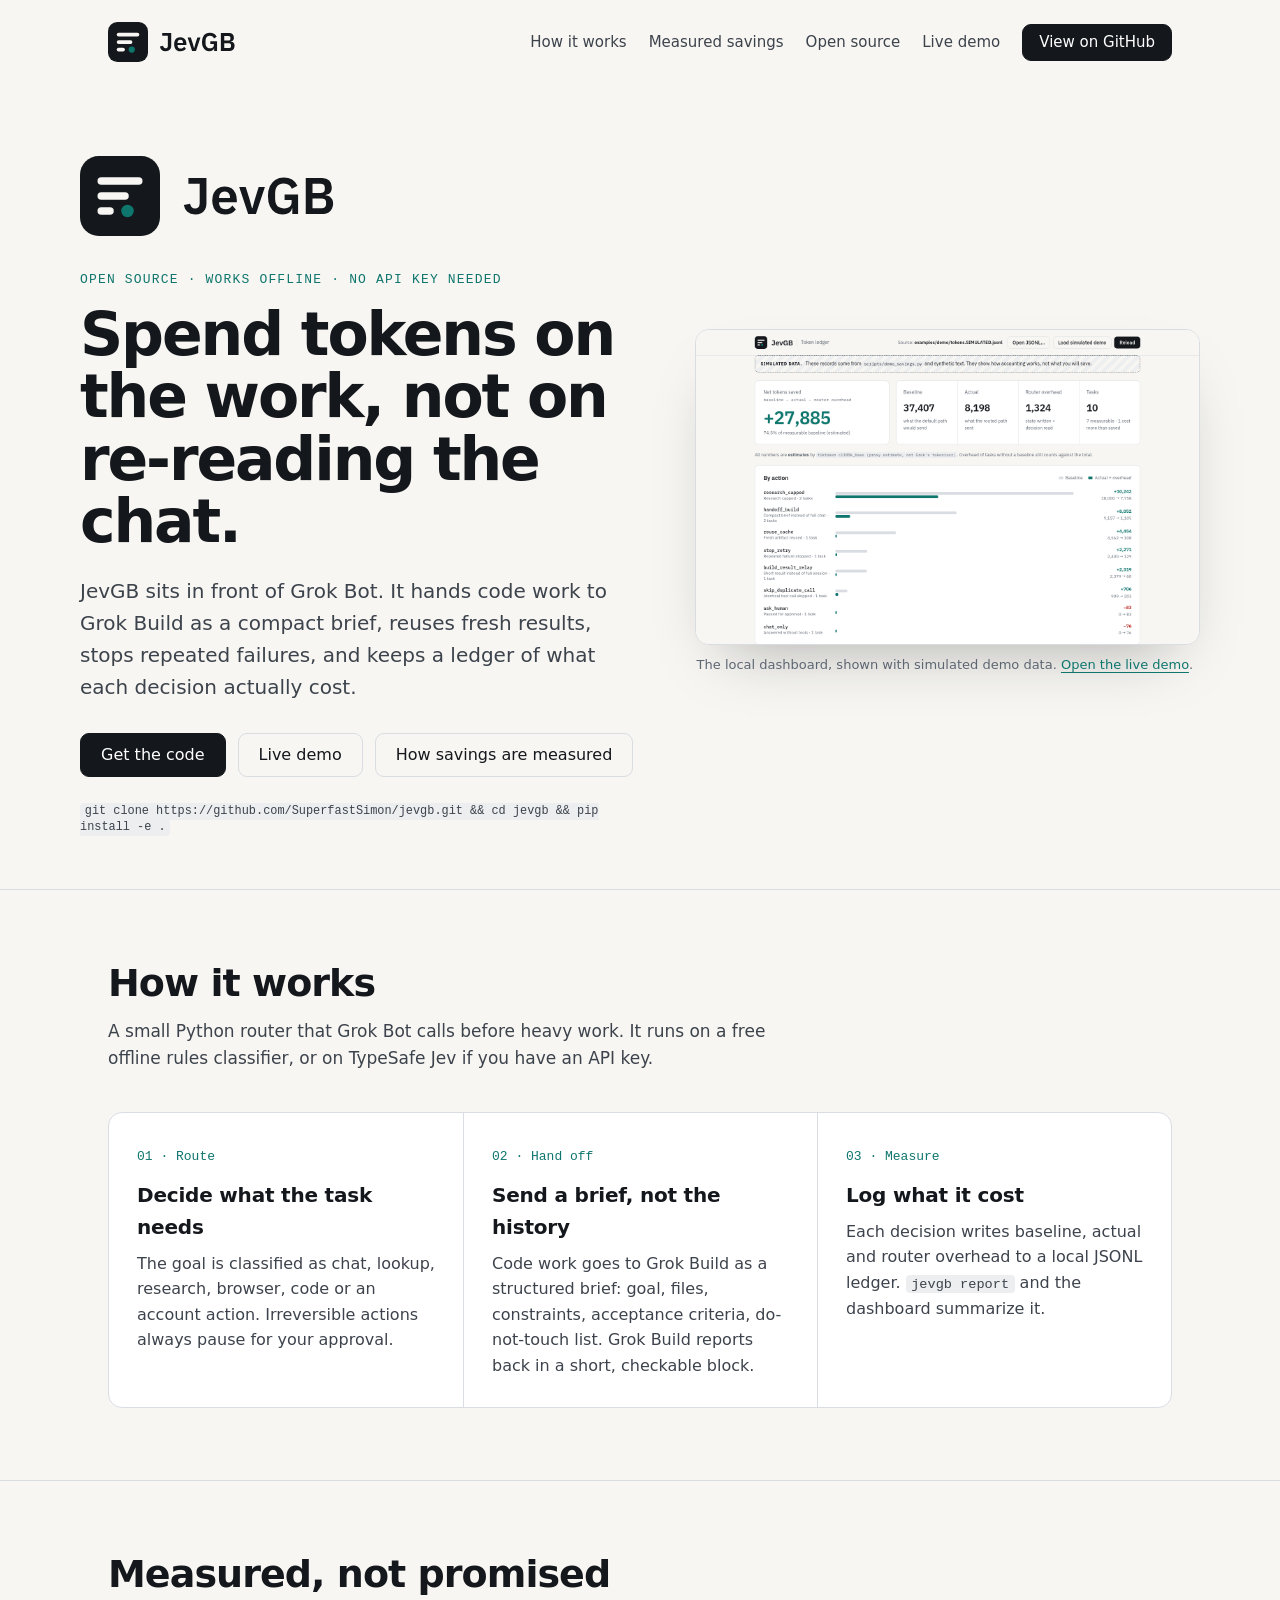
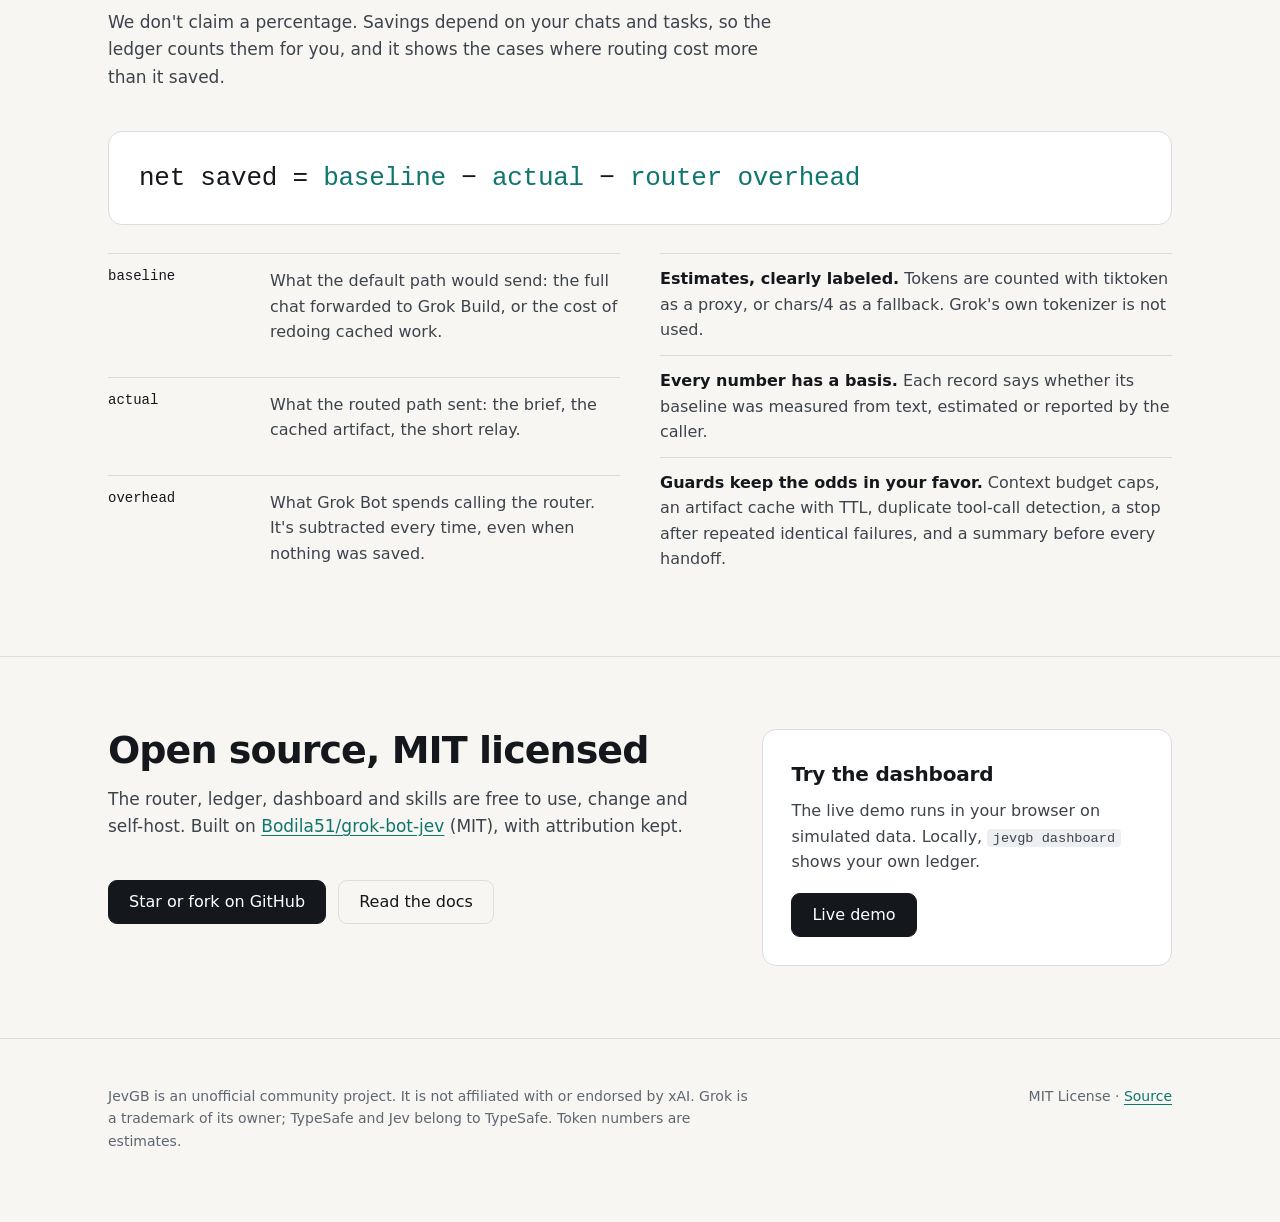
<file: site/index.html>
<!doctype html>
<html lang="en">
<head>
<meta charset="utf-8">
<meta name="viewport" content="width=device-width, initial-scale=1">
<title>JevGB: measured token savings for Grok Bot and Grok Build</title>
<meta name="description" content="Open-source router for Grok Bot: compact Grok Build handoffs, caching and retry guards, and a token ledger that measures savings instead of promising them. Unofficial community project.">
<meta property="og:type" content="website">
<meta property="og:site_name" content="JevGB">
<meta property="og:title" content="JevGB: measured token savings for Grok Bot and Grok Build">
<meta property="og:description" content="Open-source router for Grok Bot: compact Grok Build handoffs, caching and retry guards, and a token ledger that measures savings instead of promising them.">
<meta property="og:url" content="https://superfastsimon.github.io/jevgb/">
<meta property="og:image" content="https://superfastsimon.github.io/jevgb/assets/dashboard-hero.png">
<meta property="og:image:width" content="1440">
<meta property="og:image:height" content="900">
<meta property="og:image:alt" content="JevGB dashboard with simulated demo data">
<meta name="twitter:card" content="summary_large_image">
<link rel="icon" href="assets/favicon.svg" type="image/svg+xml">
<!-- No analytics or external requests are included. -->
<style>
:root{--ink:#14171C;--graphite:#3D434C;--slate:#5E6672;--mist:#D9DDE2;--haze:#ECEEF0;--paper:#F7F6F2;--white:#fff;--accent:#0F766E;--accent-weak:#E3F1EF;
--sans:"IBM Plex Sans",Inter,ui-sans-serif,system-ui,-apple-system,"Segoe UI",Roboto,sans-serif;--mono:"IBM Plex Mono",ui-monospace,SFMono-Regular,Menlo,Consolas,monospace}
*{box-sizing:border-box}[hidden]{display:none!important}
body{margin:0;background:var(--paper);color:var(--ink);font:17px/1.6 var(--sans);-webkit-font-smoothing:antialiased}
a{color:var(--accent);text-underline-offset:3px}
:focus-visible{outline:2px solid var(--accent);outline-offset:3px;border-radius:4px}
.skip{position:absolute;left:12px;top:-48px;background:var(--ink);color:#fff;padding:8px 12px;border-radius:6px}.skip:focus{top:12px}
.wrap{max-width:1120px;margin:0 auto;padding:0 28px}
code{font-family:var(--mono);font-size:.85em;background:var(--haze);padding:.12em .4em;border-radius:4px}
nav{display:flex;align-items:center;justify-content:space-between;min-height:84px;gap:16px}
.brand{display:flex;align-items:center;text-decoration:none}.brand img{display:block;height:40px;width:auto}
.lockup{display:block;height:80px;width:auto;margin:0 0 36px}
.navlinks{display:flex;gap:22px;align-items:center;font-size:15px}.navlinks a{color:var(--graphite);text-decoration:none}.navlinks a:hover{color:var(--ink);text-decoration:underline}
.btn{display:inline-flex;align-items:center;gap:8px;font:500 16px/1 var(--sans);padding:13px 20px;border-radius:9px;text-decoration:none;border:1px solid var(--ink);background:var(--ink);color:#fff}
.btn:hover{opacity:.9}.btn-quiet{background:transparent;color:var(--ink);border-color:var(--mist)}.btn-quiet:hover{background:var(--haze);opacity:1}
.navlinks .btn{color:#fff;padding:10px 16px;font-size:15px}
.hero{padding:72px 0 40px;display:grid;grid-template-columns:1.05fr .95fr;gap:56px;align-items:center}
.eyebrow{font:500 13px var(--mono);text-transform:uppercase;letter-spacing:.09em;color:var(--accent);margin:0 0 16px}
h1{font-size:clamp(38px,5.2vw,60px);line-height:1.04;letter-spacing:-.035em;margin:0 0 22px;font-weight:600}
.lede{font-size:20px;color:var(--graphite);margin:0 0 30px;max-width:34em}
.ctas{display:flex;gap:12px;flex-wrap:wrap}
.cmd{margin-top:26px;font:14px var(--mono);color:var(--graphite)}
.shot{border:1px solid var(--mist);border-radius:14px;overflow:hidden;background:#fff;box-shadow:0 30px 60px -30px rgba(20,23,28,.35)}
.shot img{display:block;width:100%;height:auto}
.caption{font-size:13px;color:var(--slate);margin:10px 2px 0}
section{padding:72px 0;border-top:1px solid var(--mist)}
h2{font-size:clamp(28px,3.4vw,38px);line-height:1.12;letter-spacing:-.025em;margin:0 0 14px;font-weight:600}
.sub{color:var(--graphite);max-width:40em;margin:0 0 40px}
.steps{display:grid;grid-template-columns:repeat(3,1fr);gap:0;border:1px solid var(--mist);border-radius:14px;background:#fff}
.step{padding:28px;border-left:1px solid var(--mist)}.step:first-child{border-left:0}
.step .n{font:500 13px var(--mono);color:var(--accent)}
.step h3{font-size:20px;margin:10px 0 8px;letter-spacing:-.01em}
.step p{margin:0;color:var(--graphite);font-size:16px}
.formula{font:500 clamp(18px,2.4vw,26px)/1.4 var(--mono);background:#fff;border:1px solid var(--mist);border-radius:14px;padding:28px 30px;margin:0 0 28px;letter-spacing:-.01em}
.formula span{color:var(--accent)}
.grid2{display:grid;grid-template-columns:1fr 1fr;gap:40px}
dl.q{margin:0;display:grid;gap:14px}dl.q div{display:grid;grid-template-columns:150px 1fr;gap:12px;border-top:1px solid var(--mist);padding-top:14px}
dl.q dt{font:500 14px var(--mono)}dl.q dd{margin:0;color:var(--graphite);font-size:16px}
ul.plain{list-style:none;padding:0;margin:0}ul.plain li{padding:12px 0;border-top:1px solid var(--mist);color:var(--graphite);font-size:16px}ul.plain li b{color:var(--ink)}
.oss{display:grid;grid-template-columns:1.2fr .8fr;gap:40px;align-items:start}
.card{background:#fff;border:1px solid var(--mist);border-radius:14px;padding:28px}
.card h3{margin:0 0 8px;font-size:20px;letter-spacing:-.01em}.card p{margin:0 0 18px;color:var(--graphite);font-size:16px}
footer{border-top:1px solid var(--mist);padding:32px 0 56px;font-size:14px;color:var(--slate)}
footer .row{display:flex;justify-content:space-between;gap:24px;flex-wrap:wrap}
.disclaimer{max-width:46em}
@media (max-width:900px){.hero,.grid2,.oss{grid-template-columns:1fr}.steps{grid-template-columns:1fr}.step{border-left:0;border-top:1px solid var(--mist)}.step:first-child{border-top:0}.navlinks a:not(.btn){display:none}dl.q div{grid-template-columns:1fr}}
@media (max-width:560px){.lockup{height:60px;margin-bottom:28px}.brand img{height:34px}.wrap{padding:0 18px}.hero{padding-top:40px}section{padding:52px 0}}
</style>
</head>
<body>
<a class="skip" href="#main">Skip to content</a>
<header class="wrap">
  <nav aria-label="Main">
    <a class="brand" href="#" aria-label="JevGB home"><img src="assets/logo-color.svg" alt="JevGB" height="40" width="130"></a>
    <div class="navlinks">
      <a href="#how">How it works</a><a href="#savings">Measured savings</a><a href="#open-source">Open source</a><a href="demo/">Live demo</a>
      <a class="btn" href="https://github.com/SuperfastSimon/jevgb">View on GitHub</a>
    </div>
  </nav>
</header>

<main id="main">
  <div class="wrap hero">
    <div>
      <img class="lockup" src="assets/logo-color.svg" alt="JevGB" width="260" height="80">
      <p class="eyebrow">Open source · Works offline · No API key needed</p>
      <h1>Spend tokens on the work, not on re-reading the chat.</h1>
      <p class="lede">JevGB sits in front of Grok Bot. It hands code work to Grok Build as a compact brief, reuses fresh results, stops repeated failures, and keeps a ledger of what each decision actually cost.</p>
      <div class="ctas">
        <a class="btn" href="https://github.com/SuperfastSimon/jevgb">Get the code</a>
        <a class="btn btn-quiet" href="demo/">Live demo</a>
        <a class="btn btn-quiet" href="#savings">How savings are measured</a>
      </div>
      <p class="cmd"><code>git clone https://github.com/SuperfastSimon/jevgb.git &amp;&amp; cd jevgb &amp;&amp; pip install -e .</code></p>
    </div>
    <figure style="margin:0">
      <div class="shot"><img src="assets/dashboard-hero.png" alt="JevGB dashboard showing net tokens saved, router overhead and a breakdown by action. Demo data is labeled as simulated." width="1440" height="900" loading="eager"></div>
      <figcaption class="caption">The local dashboard, shown with simulated demo data. <a href="demo/">Open the live demo</a>.</figcaption>
    </figure>
  </div>

  <section id="how" aria-labelledby="how-title">
    <div class="wrap">
      <h2 id="how-title">How it works</h2>
      <p class="sub">A small Python router that Grok Bot calls before heavy work. It runs on a free offline rules classifier, or on TypeSafe Jev if you have an API key.</p>
      <div class="steps">
        <div class="step"><span class="n">01 · Route</span><h3>Decide what the task needs</h3><p>The goal is classified as chat, lookup, research, browser, code or an account action. Irreversible actions always pause for your approval.</p></div>
        <div class="step"><span class="n">02 · Hand off</span><h3>Send a brief, not the history</h3><p>Code work goes to Grok Build as a structured brief: goal, files, constraints, acceptance criteria, do-not-touch list. Grok Build reports back in a short, checkable block.</p></div>
        <div class="step"><span class="n">03 · Measure</span><h3>Log what it cost</h3><p>Each decision writes baseline, actual and router overhead to a local JSONL ledger. <code>jevgb report</code> and the dashboard summarize it.</p></div>
      </div>
    </div>
  </section>

  <section id="savings" aria-labelledby="sav-title">
    <div class="wrap">
      <h2 id="sav-title">Measured, not promised</h2>
      <p class="sub">We don't claim a percentage. Savings depend on your chats and tasks, so the ledger counts them for you, and it shows the cases where routing cost more than it saved.</p>
      <p class="formula">net saved = <span>baseline</span> − <span>actual</span> − <span>router overhead</span></p>
      <div class="grid2">
        <dl class="q">
          <div><dt>baseline</dt><dd>What the default path would send: the full chat forwarded to Grok Build, or the cost of redoing cached work.</dd></div>
          <div><dt>actual</dt><dd>What the routed path sent: the brief, the cached artifact, the short relay.</dd></div>
          <div><dt>overhead</dt><dd>What Grok Bot spends calling the router. It's subtracted every time, even when nothing was saved.</dd></div>
        </dl>
        <ul class="plain">
          <li><b>Estimates, clearly labeled.</b> Tokens are counted with tiktoken as a proxy, or chars/4 as a fallback. Grok's own tokenizer is not used.</li>
          <li><b>Every number has a basis.</b> Each record says whether its baseline was measured from text, estimated or reported by the caller.</li>
          <li><b>Guards keep the odds in your favor.</b> Context budget caps, an artifact cache with TTL, duplicate tool-call detection, a stop after repeated identical failures, and a summary before every handoff.</li>
        </ul>
      </div>
    </div>
  </section>

  <section id="open-source" aria-labelledby="oss-title">
    <div class="wrap oss">
      <div>
        <h2 id="oss-title">Open source, MIT licensed</h2>
        <p class="sub">The router, ledger, dashboard and skills are free to use, change and self-host. Built on <a href="https://github.com/Bodila51/grok-bot-jev">Bodila51/grok-bot-jev</a> (MIT), with attribution kept.</p>
        <div class="ctas"><a class="btn" href="https://github.com/SuperfastSimon/jevgb">Star or fork on GitHub</a><a class="btn btn-quiet" href="https://github.com/SuperfastSimon/jevgb#readme">Read the docs</a></div>
      </div>
      <div class="card" id="demo">
        <h3>Try the dashboard</h3>
        <p>The live demo runs in your browser on simulated data. Locally, <code>jevgb dashboard</code> shows your own ledger.</p>
        <a class="btn" href="demo/">Live demo</a>
      </div>
    </div>
  </section>
</main>

<footer>
  <div class="wrap row">
    <p class="disclaimer">JevGB is an unofficial community project. It is not affiliated with or endorsed by xAI. Grok is a trademark of its owner; TypeSafe and Jev belong to TypeSafe. Token numbers are estimates.</p>
    <p>MIT License · <a href="https://github.com/SuperfastSimon/jevgb">Source</a></p>
  </div>
</footer>
</body>
</html>
</file>
